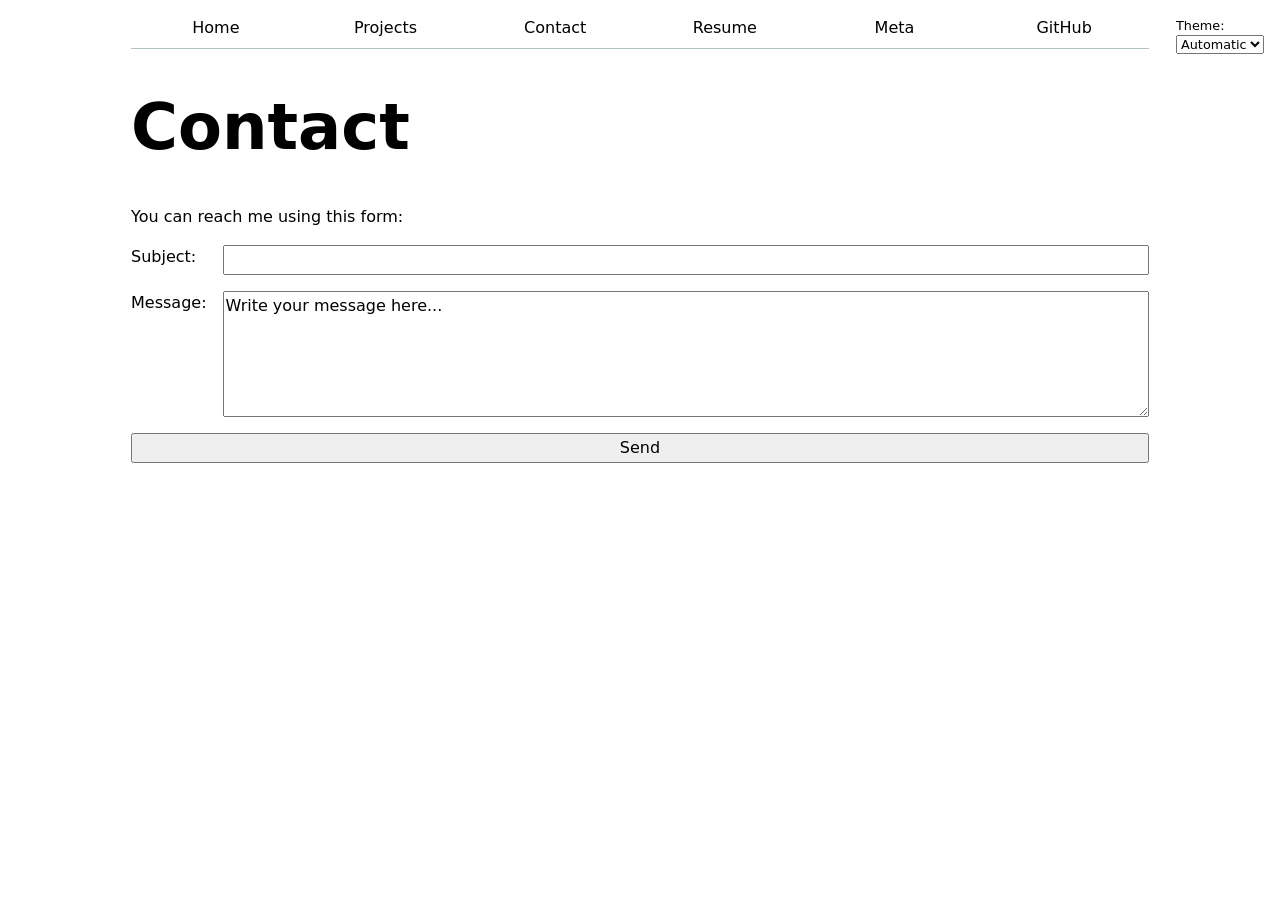
<file: contact/index.html>
<!DOCTYPE html>
<html lang="en">
<head>
    <meta charset="UTF-8">
    <meta name="viewport" content="width=device-width, initial-scale=1.0">
    <title>Anna Rosenbaum: Contact</title>
    <link rel="stylesheet" href="../stye.css">
</head>
<body>

    <h1>Contact</h1>
    <p> You can reach me using this form:</p>
    <form action="mailto:anrosenbaum@ucsd.edu">
  <label>
    Subject:
    <input name="subject">
  </label>
  <label>
    Message:
    <textarea name="body" rows="5" cols="40">Write your message here...</textarea>
  </label>
  <button>Send</button>
</form>
<script type="module" src="../global.js"></script>
</body>
</html>
</file>
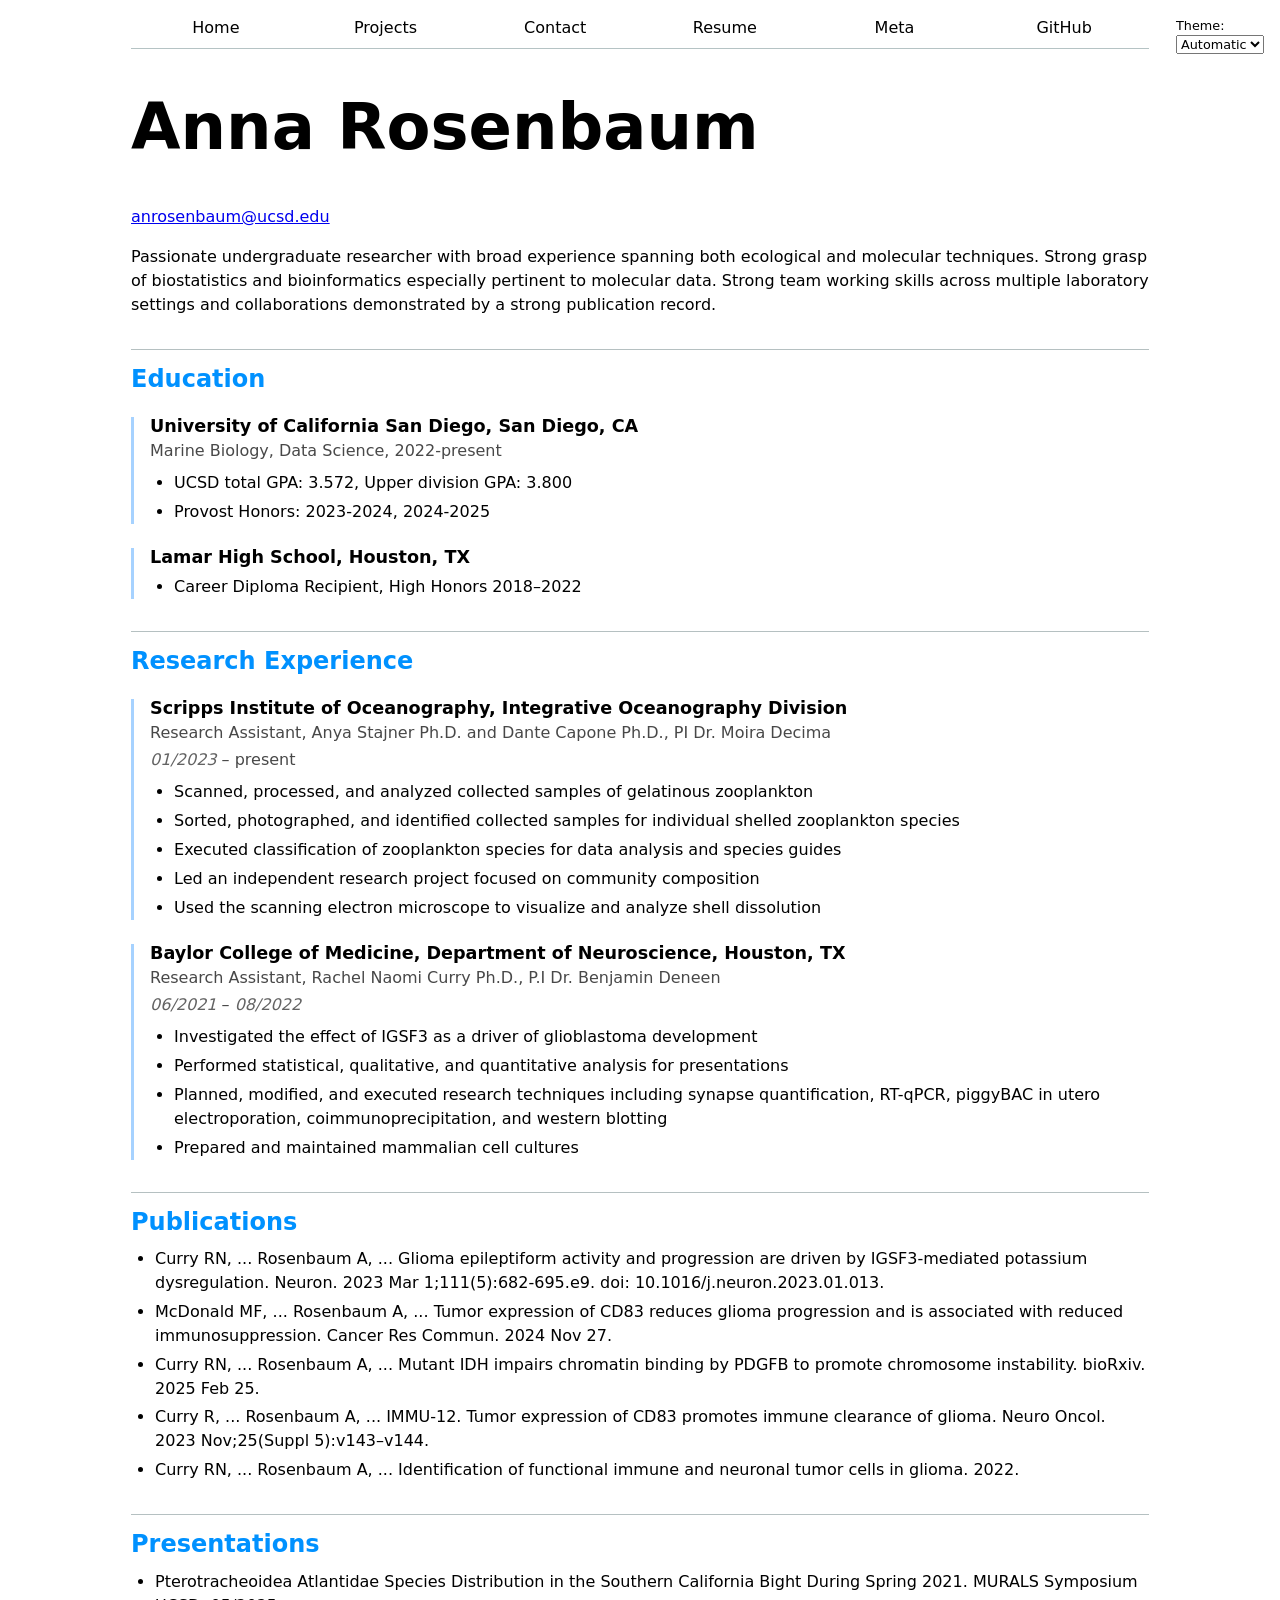
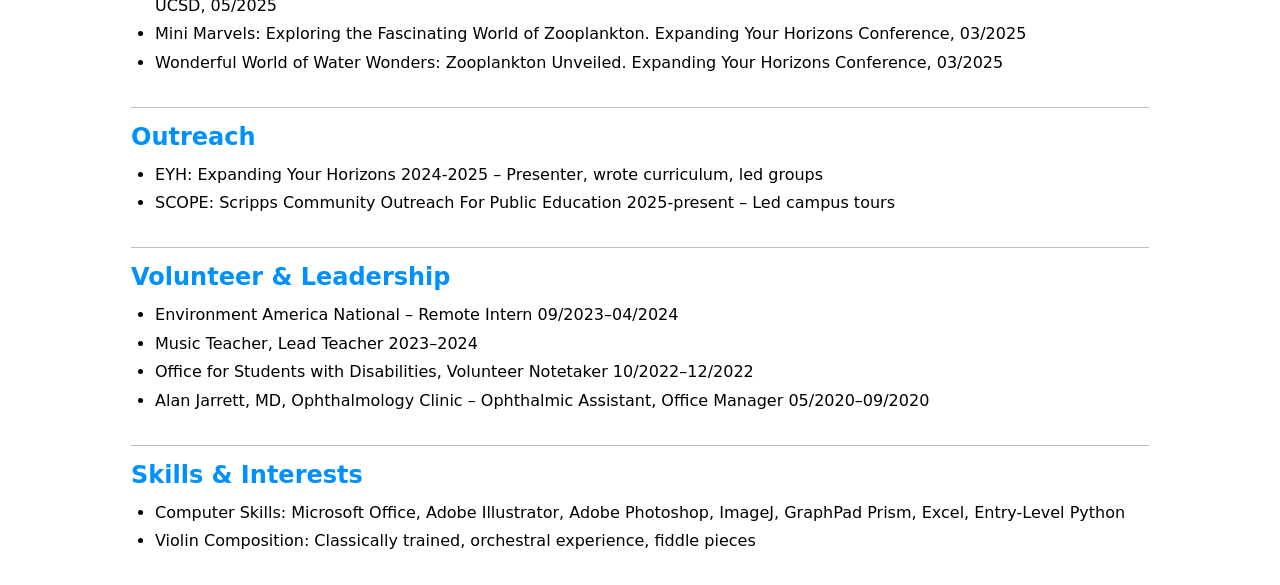
<file: resume/index.html>
<!DOCTYPE html>
<html lang="en">
<head>
    <meta charset="UTF-8">
    <meta name="viewport" content="width=device-width, initial-scale=1.0">
    <title>Anna Rosenbaum: Resume</title>
    <link rel="stylesheet" href="../stye.css">
</head>
<body>

    <h1>Anna Rosenbaum</h1>
    <p> <a href="mailto:anrosenbaum@ucsd.edu">anrosenbaum@ucsd.edu</a></p>
    <p>Passionate undergraduate researcher with broad experience spanning both ecological and molecular techniques. Strong grasp of biostatistics and bioinformatics especially pertinent to molecular data. Strong team working skills across multiple laboratory settings and collaborations demonstrated by a strong publication record.</p>

    <!-- Education -->
    <section>
        <header><h2>Education</h2></header>
        <article>
            <h3>University of California San Diego, San Diego, CA</h3>
            <p>Marine Biology, Data Science, 2022-present</p>
            <ul>
                <li>UCSD total GPA: 3.572, Upper division GPA: 3.800</li>
                <li>Provost Honors: 2023-2024, 2024-2025</li>
            </ul>
        </article>
        <article>
            <h3>Lamar High School, Houston, TX</h3>
            <ul>
                <li>Career Diploma Recipient, High Honors 2018–2022</li>
            </ul>
        </article>
    </section>

    <!-- Research Experience -->
    <section>
        <header><h2>Research Experience</h2></header>
        <article>
            <h3>Scripps Institute of Oceanography, Integrative Oceanography Division</h3>
            <p>Research Assistant, Anya Stajner Ph.D. and Dante Capone Ph.D., PI Dr. Moira Decima</p>
            <p><time datetime="2023-01">01/2023</time> – present</p>
            <ul>
                <li>Scanned, processed, and analyzed collected samples of gelatinous zooplankton</li>
                <li>Sorted, photographed, and identified collected samples for individual shelled zooplankton species</li>
                <li>Executed classification of zooplankton species for data analysis and species guides</li>
                <li>Led an independent research project focused on community composition</li>
                <li>Used the scanning electron microscope to visualize and analyze shell dissolution</li>
            </ul>
        </article>
        <article>
            <h3>Baylor College of Medicine, Department of Neuroscience, Houston, TX</h3>
            <p>Research Assistant, Rachel Naomi Curry Ph.D., P.I Dr. Benjamin Deneen</p>
            <p><time datetime="2021-06">06/2021</time> – <time datetime="2022-08">08/2022</time></p>
            <ul>
                <li>Investigated the effect of IGSF3 as a driver of glioblastoma development</li>
                <li>Performed statistical, qualitative, and quantitative analysis for presentations</li>
                <li>Planned, modified, and executed research techniques including synapse quantification, RT-qPCR, piggyBAC in utero electroporation, coimmunoprecipitation, and western blotting</li>
                <li>Prepared and maintained mammalian cell cultures</li>
            </ul>
        </article>
    </section>

    <!-- Publications -->
    <section>
        <header><h2>Publications</h2></header>
        <ul>
            <li>Curry RN, ... Rosenbaum A, ... Glioma epileptiform activity and progression are driven by IGSF3-mediated potassium dysregulation. Neuron. 2023 Mar 1;111(5):682-695.e9. doi: 10.1016/j.neuron.2023.01.013.</li>
            <li>McDonald MF, ... Rosenbaum A, ... Tumor expression of CD83 reduces glioma progression and is associated with reduced immunosuppression. Cancer Res Commun. 2024 Nov 27.</li>
            <li>Curry RN, ... Rosenbaum A, ... Mutant IDH impairs chromatin binding by PDGFB to promote chromosome instability. bioRxiv. 2025 Feb 25.</li>
            <li>Curry R, ... Rosenbaum A, ... IMMU-12. Tumor expression of CD83 promotes immune clearance of glioma. Neuro Oncol. 2023 Nov;25(Suppl 5):v143–v144.</li>
            <li>Curry RN, ... Rosenbaum A, ... Identification of functional immune and neuronal tumor cells in glioma. 2022.</li>
        </ul>
    </section>

    <!-- Presentations -->
    <section>
        <header><h2>Presentations</h2></header>
        <ul>
            <li>Pterotracheoidea Atlantidae Species Distribution in the Southern California Bight During Spring 2021. MURALS Symposium UCSD, 05/2025</li>
            <li>Mini Marvels: Exploring the Fascinating World of Zooplankton. Expanding Your Horizons Conference, 03/2025</li>
            <li>Wonderful World of Water Wonders: Zooplankton Unveiled. Expanding Your Horizons Conference, 03/2025</li>
        </ul>
    </section>

    <!-- Outreach -->
    <section>
        <header><h2>Outreach</h2></header>
        <ul>
            <li>EYH: Expanding Your Horizons 2024-2025 – Presenter, wrote curriculum, led groups</li>
            <li>SCOPE: Scripps Community Outreach For Public Education 2025-present – Led campus tours</li>
        </ul>
    </section>

    <!-- Volunteer & Leadership -->
    <section>
        <header><h2>Volunteer & Leadership</h2></header>
        <ul>
            <li>Environment America National – Remote Intern 09/2023–04/2024</li>
            <li>Music Teacher, Lead Teacher 2023–2024</li>
            <li>Office for Students with Disabilities, Volunteer Notetaker 10/2022–12/2022</li>
            <li>Alan Jarrett, MD, Ophthalmology Clinic – Ophthalmic Assistant, Office Manager 05/2020–09/2020</li>
        </ul>
    </section>

    <!-- Skills & Interests -->
    <section>
        <header><h2>Skills & Interests</h2></header>
        <ul>
            <li>Computer Skills: Microsoft Office, Adobe Illustrator, Adobe Photoshop, ImageJ, GraphPad Prism, Excel, Entry-Level Python</li>
            <li>Violin Composition: Classically trained, orchestral experience, fiddle pieces</li>
        </ul>
    </section>
    <script type="module" src="../global.js"></script>
</body>
</html>
</file>
<file: stye.css>
:root {
  --color-accent: oklch(65% 50% 140);
}

html {
  accent-color: var(--color-accent);
  color-scheme: light dark;
}

body {
  font: 100%/1.5 system-ui;
  max-width: 100ch;
  margin-inline: auto;
  padding-inline: 1rem;
}

nav {
  --border-color: oklch(50% 10% 200 / 40%);
  display: flex;
  margin-bottom: 2rem;
  border-bottom: 1px solid var(--border-color);
}

nav a {
  text-decoration: none;
  color: inherit;
  text-align: center;
  padding: 0.5em;
  flex: 1;
}

nav a.current {
  border-bottom: 0.4em solid var(--border-color);
  padding-bottom: 0.1em;
}

nav a:hover {
  border-bottom: 0.4em solid var(--color-accent);
  padding-bottom: 0.1em;
  background-color: color-mix(in oklch, var(--color-accent), canvas 85%);
}

input, textarea, button, select {
  font: inherit;
}

form {
  display: grid;
  grid-template-columns: auto 1fr;
  gap: 1em;
}

label {
  display: grid;
  grid-template-columns: subgrid;
  grid-column: 1 / -1;
}

button {
  grid-column: 1 / -1;
}

.color-scheme {
  position: absolute;
  top: 1rem;
  right: 1rem;
  font-size: 80%;
  font-family: inherit;
}

h1, h2, h3, h4, h5, h6 {
  line-height: 1.1;
  text-wrap: balance;
}

h1 {
  font-size: 400%;
}

.projects {
  display: grid;
  grid-template-columns: repeat(auto-fill, minmax(15em, 1fr));
  gap: 1em;
}

.projects article {
  display: grid;
  grid-template-rows: subgrid;
  grid-row: span 3;
  margin: 0;
}

.projects article h2 {
  margin: 0;
}

.projects article img {
  width: 100%;
}

section {
  margin-block: 2em;
  border-top: 1px solid oklch(80% 3% 200);
  padding-top: 1em;
}

section header h2 {
  color: oklch(65% 50% 250);
  font-size: 150%;
  margin: 0 0 0.5em 0;
}

section article {
  margin-block: 1.5em;
  padding-left: 1em;
  border-left: 3px solid oklch(85% 20% 250);
}

section article h3 {
  margin: 0;
  font-size: 110%;
}

section article p {
  margin: 0.2em 0;
  color: oklch(40% 0% 0);
}

section ul {
  margin: 0.5em 0;
  padding-left: 1.5em;
}

section ul li {
  margin-block: 0.3em;
}

time {
  font-style: italic;
  color: oklch(50% 0% 0);
}

.project-year {
  font-family: Baskerville, serif;
  font-variant-numeric: oldstyle-nums;
  color: oklch(50% 0% 0);
}

.container {
  display: flex;
  align-items: center;
  gap: 2em;
  margin-block: 2em;
}

#projects-pie-plot {
  max-width: 20em;
  overflow: visible;
  flex-shrink: 0;
}

#projects-pie-plot path {
  cursor: pointer;
  transition: 300ms;
}

#projects-pie-plot:has(path:hover) path:not(:hover) {
  opacity: 0.5;
}

.legend {
  display: grid;
  grid-template-columns: repeat(auto-fill, minmax(9em, 1fr));
  gap: 1em;
  padding: 1em;
  margin: 0;
  border: 1px solid oklch(80% 3% 200);
  flex: 1;
  list-style: none;
}

.legend-item {
  display: flex;
  align-items: center;
  gap: 0.5em;
}

.swatch {
  display: inline-block;
  width: 1em;
  aspect-ratio: 1 / 1;
  background-color: var(--color);
  border-radius: 50%;
}

.legend-item.selected {
  --color: oklch(60% 45% 0) !important;
}

.legend-item.selected:is(path) {
  fill: var(--color);
}

.searchBar {
  width: 100%;
  padding: 0.5em;
  margin-block: 1em;
  font: inherit;
}

.stats {
  display: grid;
  grid-template-columns: auto 1fr;
  gap: 0.5rem 1rem;
}

.stats dt {
  font-weight: bold;
  color: gray;
}

.stats dd {
  margin: 0;
  font-weight: bold;
  font-size: 1.5rem;
}

.gridlines line {
  stroke: #ddd;
  stroke-opacity: 0.5;
}

.gridlines path {
  display: none;
}

.tooltip {
  position: fixed;
  background: white;
  border: 1px solid #ccc;
  border-radius: 8px;
  padding: 1rem;
  box-shadow: 2px 2px 8px rgba(0,0,0,0.2);
  pointer-events: none;
  opacity: 0;
  transition: opacity 0.2s;
}

circle {
  transition: transform 0.2s;
  transform-origin: center;
  transform-box: fill-box;
}

circle:hover {
  transform: scale(1.5);
}

circle.selected {
  fill: #ff6b6b;
}

@keyframes marching-ants {
  to {
    stroke-dashoffset: -8;
  }
}

.selection {
  fill-opacity: 0.1;
  stroke: black;
  stroke-opacity: 0.7;
  stroke-dasharray: 5 3;
  animation: marching-ants 2s linear infinite;
}

.dots circle {
  pointer-events: all;
}
</file>
